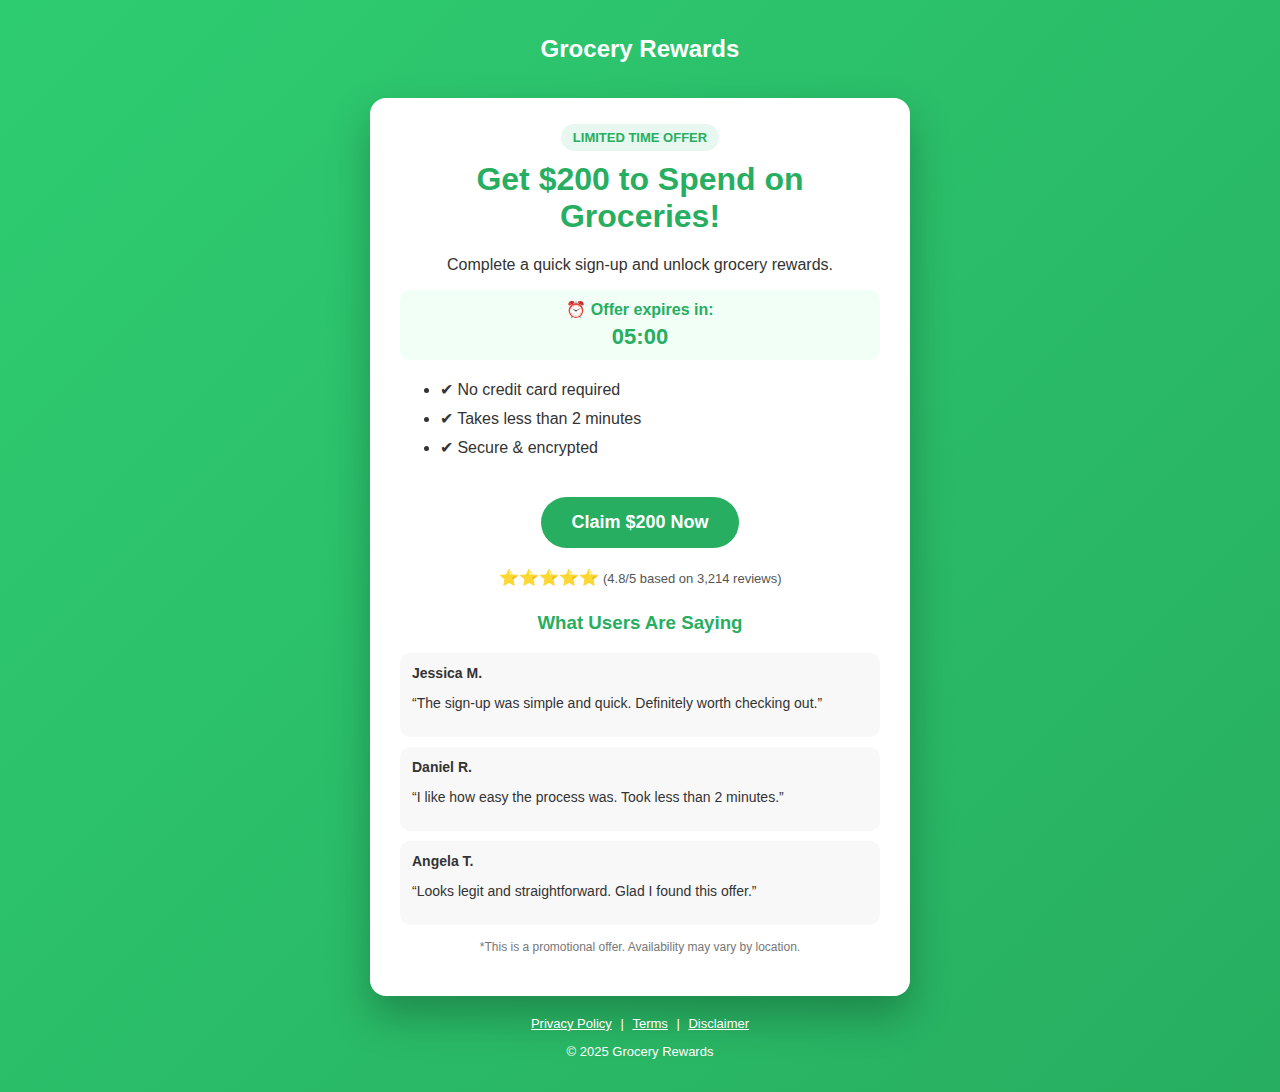
<file: index.html>
<!DOCTYPE html>
<html lang="en">
<head>
  <meta charset="UTF-8">
  <title>Get $200 to Spend for Groceries</title>
  <meta name="viewport" content="width=device-width, initial-scale=1.0">
  <meta name="description" content="Limited grocery reward offer. Join today.">
  <link rel="stylesheet" href="style.css">
</head>
<body>

<header class="header">
  <h2>Grocery Rewards</h2>
</header>

<section class="hero">
  <div class="card fade-in">

    <span class="badge">LIMITED TIME OFFER</span>

    <h1>Get $200 to Spend on Groceries!</h1>
    <p>Complete a quick sign-up and unlock grocery rewards.</p>

    <!-- TIMER -->
    <div class="timer-box">
      ⏰ Offer expires in:
      <div id="timer">05:00</div>
    </div>

    <ul>
      <li>✔ No credit card required</li>
      <li>✔ Takes less than 2 minutes</li>
      <li>✔ Secure & encrypted</li>
    </ul>

    <a href="https://www.af9m8trk.com/U8Y11VZ6/SUM122L1/?s1=joy1"
       class="cta-btn"
       target="_blank"
       rel="noopener noreferrer">
       Claim $200 Now
    </a>

    <!-- STAR RATING -->
    <div class="rating">
      ⭐⭐⭐⭐⭐
      <span>(4.8/5 based on 3,214 reviews)</span>
    </div>

    <!-- COMMENTS -->
    <div class="reviews">
      <h3>What Users Are Saying</h3>

      <div class="review">
        <strong>Jessica M.</strong>
        <p>“The sign-up was simple and quick. Definitely worth checking out.”</p>
      </div>

      <div class="review">
        <strong>Daniel R.</strong>
        <p>“I like how easy the process was. Took less than 2 minutes.”</p>
      </div>

      <div class="review">
        <strong>Angela T.</strong>
        <p>“Looks legit and straightforward. Glad I found this offer.”</p>
      </div>
    </div>

    <p class="note">
      *This is a promotional offer. Availability may vary by location.
    </p>

  </div>
</section>

<footer>
  <a href="privacy.html">Privacy Policy</a> |
  <a href="terms.html">Terms</a> |
  <a href="disclaimer.html">Disclaimer</a>
  <p>© 2025 Grocery Rewards</p>
</footer>

<script src="script.js"></script>
</body>
</html>
</file>
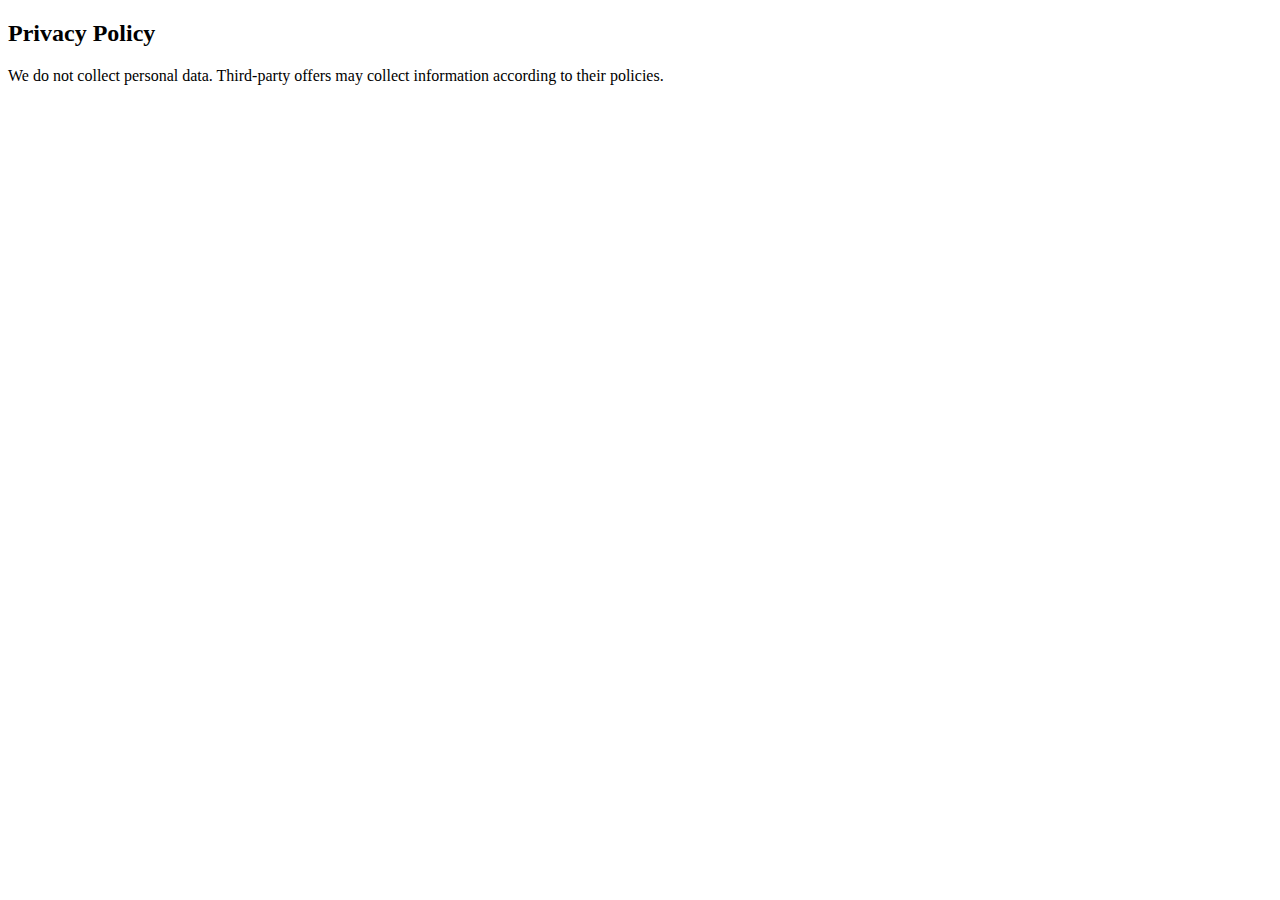
<file: privacy.html>
<!DOCTYPE html>
<html>
<head><title>Privacy Policy</title></head>
<body>
<h2>Privacy Policy</h2>
<p>We do not collect personal data. Third-party offers may collect information according to their policies.</p>
</body>
</html>
</file>
<file: style.css>
body {
  margin: 0;
  font-family: Arial, sans-serif;
  background: linear-gradient(135deg,#2ecc71,#27ae60);
  color: #333;
}

.header {
  padding: 15px;
  text-align: center;
  color: #fff;
  font-weight: bold;
}

.hero {
  min-height: 90vh;
  display: flex;
  justify-content: center;
  align-items: center;
}

.card {
  background: #fff;
  width: 90%;
  max-width: 480px;
  padding: 30px;
  border-radius: 16px;
  box-shadow: 0 20px 40px rgba(0,0,0,0.25);
  text-align: center;
}

.badge {
  background: #e8f8f0;
  color: #27ae60;
  padding: 6px 12px;
  border-radius: 20px;
  font-size: 13px;
  font-weight: bold;
}

h1 {
  color: #27ae60;
  margin-top: 15px;
}

ul {
  text-align: left;
  margin: 20px 0;
}

li {
  margin: 10px 0;
}

.cta-btn {
  display: inline-block;
  margin-top: 20px;
  padding: 15px 30px;
  background: #27ae60;
  color: #fff;
  border-radius: 50px;
  text-decoration: none;
  font-size: 18px;
  font-weight: bold;
  animation: pulse 1.5s infinite;
}

@keyframes pulse {
  0% { box-shadow: 0 0 0 0 rgba(39,174,96,0.7); }
  70% { box-shadow: 0 0 0 20px rgba(39,174,96,0); }
  100% { box-shadow: 0 0 0 0 rgba(39,174,96,0); }
}

.note {
  font-size: 12px;
  margin-top: 15px;
  color: #777;
}

footer {
  text-align: center;
  padding: 20px;
  font-size: 13px;
  color: #fff;
}

footer a {
  color: #fff;
  text-decoration: underline;
  margin: 0 5px;
}

/* animation */
.fade-in {
  animation: fadeIn 1.2s ease-in;
}

@keyframes fadeIn {
  from { opacity: 0; transform: translateY(20px); }
  to { opacity: 1; transform: translateY(0); }
}
/* ===== TIMER & REVIEWS ===== */

.timer-box {
  background: #f1fff7;
  color: #27ae60;
  padding: 10px;
  border-radius: 10px;
  font-weight: bold;
  margin: 15px 0;
}

#timer {
  font-size: 22px;
  margin-top: 5px;
}

.rating {
  margin-top: 20px;
  font-size: 16px;
  color: #f1c40f;
}

.rating span {
  color: #555;
  font-size: 13px;
}

.reviews {
  margin-top: 25px;
  text-align: left;
}

.reviews h3 {
  text-align: center;
  color: #27ae60;
}

.review {
  background: #f8f8f8;
  padding: 12px;
  border-radius: 10px;
  margin-top: 10px;
  font-size: 14px;
}
</file>
